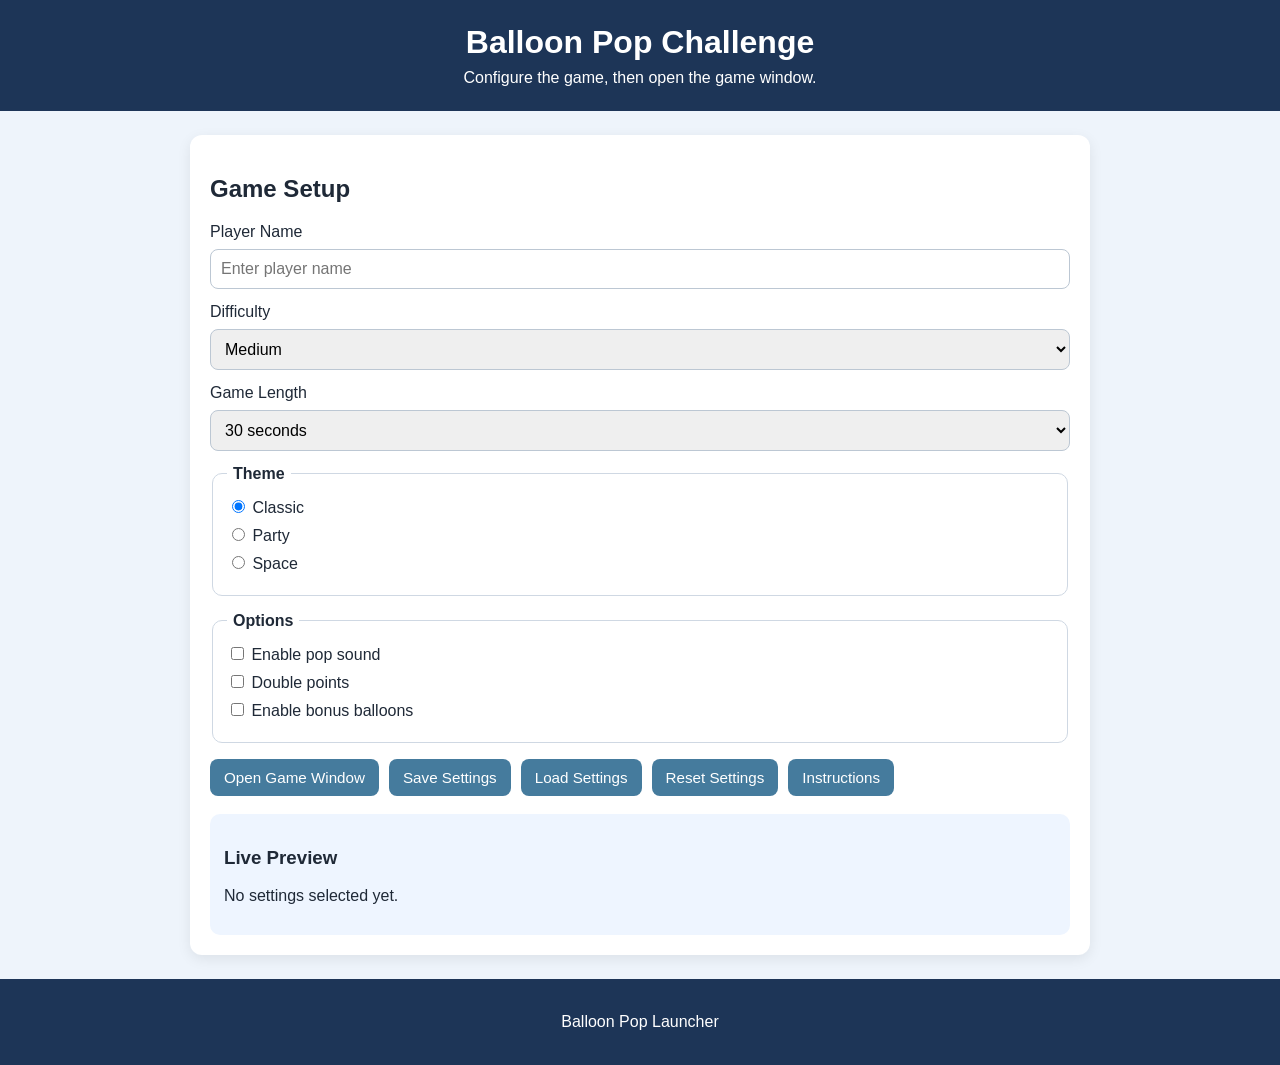
<file: index.html>
<!doctype html>
<html lang="en">
  <head>
    <meta charset="UTF-8" />
    <meta name="viewport" content="width=device-width, initial-scale=1.0" />
    <title>Balloon Pop Launcher</title>
    <link rel="stylesheet" href="styles.css" />
  </head>
  <body>
    <header class="page-header">
      <h1>Balloon Pop Challenge</h1>
      <p>Configure the game, then open the game window.</p>
    </header>

    <main class="container">
      <section class="card">
        <h2>Game Setup</h2>

        <form id="setupForm">
          <div class="form-row">
            <label for="playerName">Player Name</label>
            <input
              onkeyup="livePreview()"
              type="text"
              id="playerName"
              name="playerName"
              maxlength="20"
              placeholder="Enter player name"
            />
          </div>

          <div class="form-row">
            <label for="difficulty">Difficulty</label>
            <select id="difficulty" name="difficulty" onchange="livePreview()">
              <option value="easy">Easy</option>
              <option value="medium" selected>Medium</option>
              <option value="hard">Hard</option>
            </select>
          </div>

          <div class="form-row">
            <label for="gameLength">Game Length</label>
            <select id="gameLength" name="gameLength" onchange="livePreview()">
              <option value="20">20 seconds</option>
              <option value="30" selected>30 seconds</option>
              <option value="45">45 seconds</option>
            </select>
          </div>

          <fieldset>
            <legend>Theme</legend>

            <label class="option-line">
              <input
                type="radio"
                name="theme"
                value="classic"
                checked
                onclick="livePreview()"
              />
              Classic
            </label>

            <label class="option-line">
              <input
                type="radio"
                name="theme"
                value="party"
                onclick="livePreview()"
              />
              Party
            </label>

            <label class="option-line">
              <input
                type="radio"
                name="theme"
                value="space"
                onclick="livePreview()"
              />
              Space
            </label>
          </fieldset>

          <fieldset>
            <legend>Options</legend>

            <label class="option-line">
              <input
                type="checkbox"
                id="soundEnabled"
                onclick="livePreview()"
              />
              Enable pop sound
            </label>

            <label class="option-line">
              <input
                type="checkbox"
                id="doublePoints"
                onclick="livePreview()"
              />
              Double points
            </label>

            <label class="option-line">
              <input
                type="checkbox"
                id="bonusBalloons"
                onclick="livePreview()"
              />
              Enable bonus balloons
            </label>
          </fieldset>

          <div class="button-row">
            <!-- Added a gameTheme() -->
            <button type="button" id="openGameBtn" onclick="openGame(), gameTheme()">
              Open Game Window
            </button>
            <button type="button" id="saveSettingsBtn" onclick="saveSettings()">
              Save Settings
            </button>
            <button type="button" id="loadSettingsBtn" onclick="loadSettings()">
              Load Settings
            </button>
            <button
              type="button"
              id="resetSettingsBtn"
              onclick="resetSettings()"
            >
              Reset Settings
            </button>
            <button
              type="button"
              onclick="window.location.href = 'instructions.html'"
            >
              Instructions
            </button>
          </div>
        </form>

        <div class="preview-box">
          <h3>Live Preview</h3>
          <p id="previewText">No settings selected yet.</p>
        </div>
      </section>
    </main>

    <footer class="page-footer">
      <p>Balloon Pop Launcher</p>
    </footer>

    <script src="launcher.js"></script>
  </body>
</html>
</file>
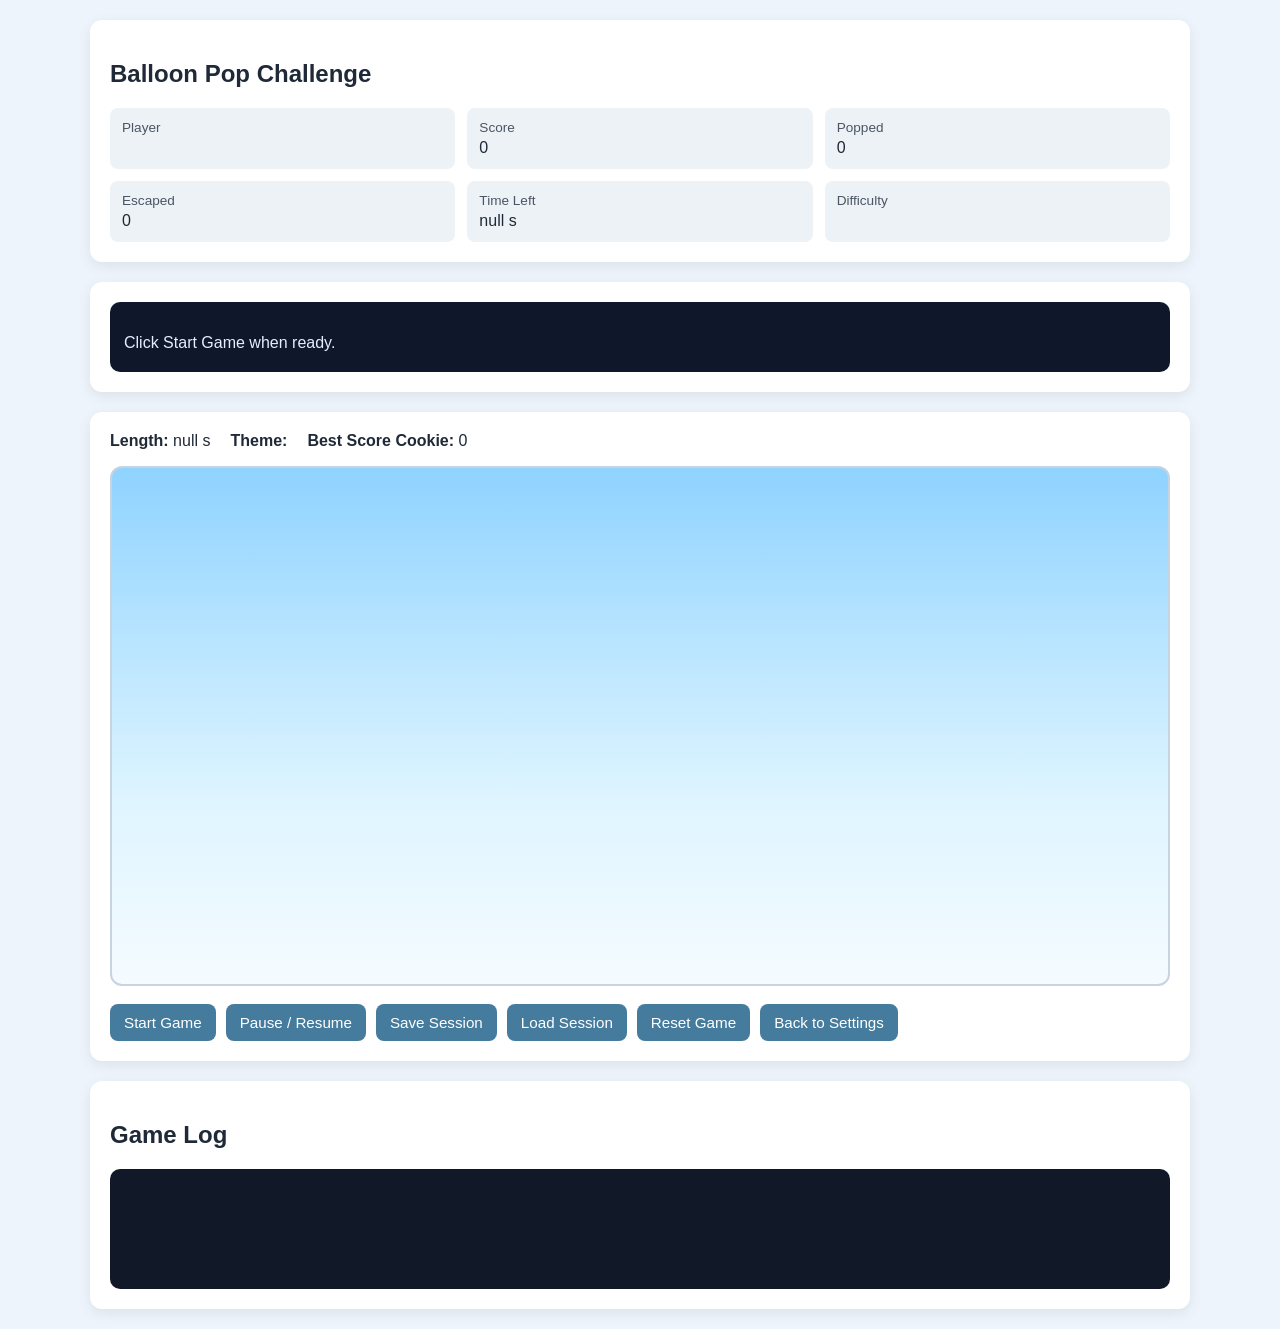
<file: game.html>
<!doctype html>
<html lang="en">
  <head>
    <meta charset="UTF-8" />
    <meta name="viewport" content="width=device-width, initial-scale=1.0" />
    <title>Balloon Pop Game</title>
    <link rel="stylesheet" href="styles.css" />
  </head>
  <body>
    <main class="game-window-wrap">
      <section class="card">
        <h1>Balloon Pop Challenge</h1>

        <!-- Change 6: Moved the buttons from her to the game area -->

        <div class="stats-grid game-stats-grid">
          <div class="stat-box">
            <span class="label">Player</span>
            <span id="displayPlayer">-</span>
          </div>
          <div class="stat-box">
            <span class="label">Score</span>
            <span id="displayScore">0</span>
          </div>
          <div class="stat-box">
            <span class="label">Popped</span>
            <span id="displayPopped">0</span>
          </div>
          <div class="stat-box">
            <span class="label">Escaped</span>
            <span id="displayEscaped">0</span>
          </div>
          <div class="stat-box">
            <span class="label">Time Left</span>
            <span id="displayTimeLeft">0 s</span>
          </div>
          <div class="stat-box">
            <span class="label">Difficulty</span>
            <span id="displayDifficulty">-</span>
          </div>
        </div>
      </section>

      <section class="card">
        <div id="messageArea" class="message-area">
          Click Start Game when ready.
        </div>
      </section>

      <section class="card">
        <div id="boardInfo" class="board-info">
          <span
            ><strong>Length:</strong>
            <span id="displayGameLength">-</span></span
          >
          <span><strong>Theme:</strong> <span id="displayTheme">-</span></span>
          <span
            ><strong>Best Score Cookie:</strong>
            <span id="displayBestScore">0</span></span
          >
        </div>

        
        <div id="skyArea" class="sky-area"></div><br>
        <!-- Change 6: Moved the control buttons closer to the game area -->
        <div class="button-row">
          <button id="startBtn" type="button" onclick="startGame()">
            Start Game
          </button>
          <button id="pauseBtn" type="button" onclick="pauseResume()">
            Pause / Resume
          </button>
          <button id="saveBtn" type="button" onclick="saveSession()">Save Session</button>
          <button id="loadBtn" type="button" onclick="loadSession()">Load Session</button>
          <button id="resetBtn" type="button" onclick="resetGame()"">Reset Game</button>
          <button id="backBtn" type="button" onclick="backButton()">Back to Settings</button>
        </div>
        <!-- END OF CHANGE 6 -->

      </section>

      <section class="card">
        <h2>Game Log</h2>
        <div id="logArea" class="log-area"></div>
      </section>
    </main>

    <script src="game.js"></script>
  </body>
</html>
</file>
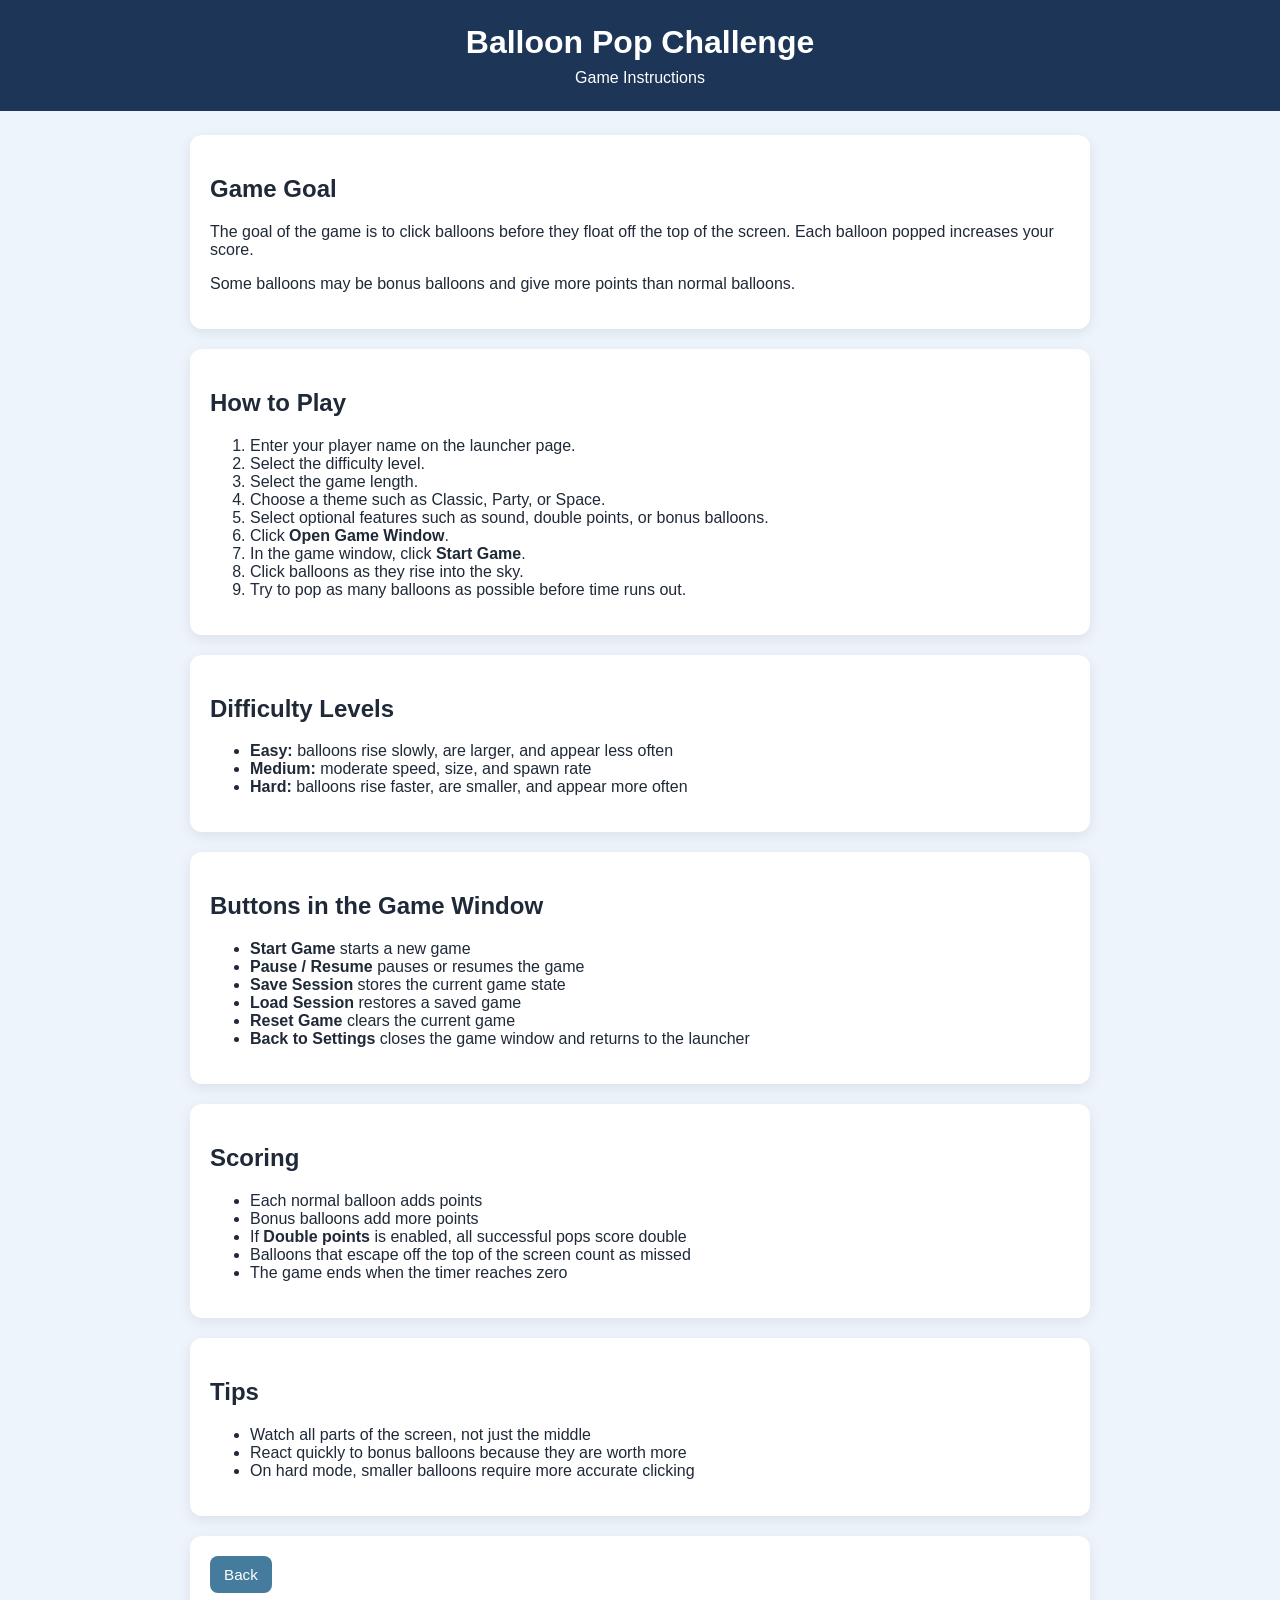
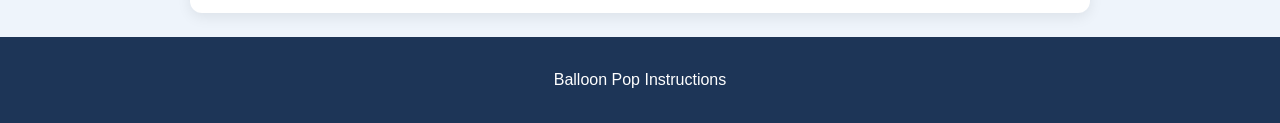
<file: instructions.html>
<!doctype html>
<html lang="en">
  <head>
    <meta charset="UTF-8" />
    <meta name="viewport" content="width=device-width, initial-scale=1.0" />
    <title>Balloon Pop Instructions</title>
    <link rel="stylesheet" href="styles.css" />
  </head>
  <body>
    <header class="page-header">
      <h1>Balloon Pop Challenge</h1>
      <p>Game Instructions</p>
    </header>

    <main class="container">
      <section class="card">
        <h2>Game Goal</h2>
        <p>
          The goal of the game is to click balloons before they float off the
          top of the screen. Each balloon popped increases your score.
        </p>
        <p>
          Some balloons may be bonus balloons and give more points than normal
          balloons.
        </p>
      </section>

      <section class="card">
        <h2>How to Play</h2>
        <ol>
          <li>Enter your player name on the launcher page.</li>
          <li>Select the difficulty level.</li>
          <li>Select the game length.</li>
          <li>Choose a theme such as Classic, Party, or Space.</li>
          <li>
            Select optional features such as sound, double points, or bonus
            balloons.
          </li>
          <li>Click <strong>Open Game Window</strong>.</li>
          <li>In the game window, click <strong>Start Game</strong>.</li>
          <li>Click balloons as they rise into the sky.</li>
          <li>Try to pop as many balloons as possible before time runs out.</li>
        </ol>
      </section>

      <section class="card">
        <h2>Difficulty Levels</h2>
        <ul>
          <li>
            <strong>Easy:</strong> balloons rise slowly, are larger, and appear
            less often
          </li>
          <li><strong>Medium:</strong> moderate speed, size, and spawn rate</li>
          <li>
            <strong>Hard:</strong> balloons rise faster, are smaller, and appear
            more often
          </li>
        </ul>
      </section>

      <section class="card">
        <h2>Buttons in the Game Window</h2>
        <ul>
          <li><strong>Start Game</strong> starts a new game</li>
          <li><strong>Pause / Resume</strong> pauses or resumes the game</li>
          <li><strong>Save Session</strong> stores the current game state</li>
          <li><strong>Load Session</strong> restores a saved game</li>
          <li><strong>Reset Game</strong> clears the current game</li>
          <li>
            <strong>Back to Settings</strong> closes the game window and returns
            to the launcher
          </li>
        </ul>
      </section>

      <section class="card">
        <h2>Scoring</h2>
        <ul>
          <li>Each normal balloon adds points</li>
          <li>Bonus balloons add more points</li>
          <li>
            If <strong>Double points</strong> is enabled, all successful pops
            score double
          </li>
          <li>
            Balloons that escape off the top of the screen count as missed
          </li>
          <li>The game ends when the timer reaches zero</li>
        </ul>
      </section>

      <section class="card">
        <h2>Tips</h2>
        <ul>
          <li>Watch all parts of the screen, not just the middle</li>
          <li>React quickly to bonus balloons because they are worth more</li>
          <li>On hard mode, smaller balloons require more accurate clicking</li>
        </ul>
      </section>

      <section class="card">
        <div class="button-row">
          <button type="button" onclick="window.location.href = 'index.html'">
            Back
          </button>
        </div>
      </section>
    </main>

    <footer class="page-footer">
      <p>Balloon Pop Instructions</p>
    </footer>
  </body>
</html>
</file>
<file: styles.css>
* {
    box-sizing: border-box;
}

body {
    margin: 0;
    font-family: Arial, Helvetica, sans-serif;
    background-color: #eef4fb;
    color: #1f2937;
}

.page-header {
    text-align: center;
    background-color: #1d3557;
    color: white;
    padding: 24px 16px;
}

.page-header h1 {
    margin: 0 0 8px 0;
}

.page-header p {
    margin: 0;
}

.container {
    width: min(900px, 95%);
    margin: 24px auto;
}

.game-window-wrap {
    width: min(1100px, 96%);
    margin: 20px auto;
}

.card {
    background-color: white;
    border-radius: 12px;
    padding: 20px;
    margin-bottom: 20px;
    box-shadow: 0 4px 14px rgba(0, 0, 0, 0.08);
}

.form-row {
    display: grid;
    gap: 8px;
    margin-bottom: 14px;
}

.form-row input,
.form-row select {
    padding: 10px;
    border: 1px solid #bcc7d3;
    border-radius: 8px;
    font-size: 1rem;
}

fieldset {
    border: 1px solid #cfd8e3;
    border-radius: 10px;
    margin-bottom: 16px;
    padding: 14px;
}

legend {
    font-weight: bold;
    padding: 0 6px;
}

.option-line {
    display: block;
    margin-bottom: 8px;
}

.button-row {
    display: flex;
    flex-wrap: wrap;
    gap: 10px;
}

button {
    padding: 10px 14px;
    border: none;
    border-radius: 8px;
    background-color: #457b9d;
    color: white;
    cursor: pointer;
    font-size: 0.95rem;
}

button:hover {
    background-color: #355f79;
}

.preview-box {
    margin-top: 18px;
    background-color: #eef5ff;
    border-radius: 10px;
    padding: 14px;
}

.stats-grid {
    display: grid;
    gap: 12px;
}

.game-stats-grid {
    grid-template-columns: repeat(3, 1fr);
}

.stat-box {
    background-color: #edf2f7;
    border-radius: 8px;
    padding: 12px;
}

.label {
    display: block;
    font-size: 0.85rem;
    color: #4b5563;
    margin-bottom: 4px;
}

.board-info {
    display: flex;
    flex-wrap: wrap;
    gap: 20px;
    margin-bottom: 16px;
}

.sky-area {
    position: relative;
    width: 100%;
    height: 520px;
    border: 2px solid #c7d3e0;
    border-radius: 12px;
    overflow: hidden;
    background: linear-gradient(to bottom, #8fd3ff 0%, #dff5ff 65%, #f5fbff 100%);
}

/* Change 7: Added different theme classes styling for the game area */
.sky-area.classic {
    background: linear-gradient(to bottom, #8fd3ff 0%, #dff5ff 65%, #f5fbff 100%);
}

.sky-area.party {
    background: linear-gradient(to bottom, #fbc7ff 0%, #fcd9ff 65%, #fceeff 100%);
}

.sky-area.space {
    background: linear-gradient(to bottom, #abf0ea 0%, #49cfc8 65%, #1eaea2 100%);
}
/* - END OF CHANGE 7 */

.balloon {
    position: absolute;
    width: 70px;
    height: 90px;
    border-radius: 50% 50% 45% 45%;
    cursor: pointer;
    border: 2px solid rgba(0, 0, 0, 0.12);
    display: flex;
    align-items: center;
    justify-content: center;
    color: white;
    font-weight: bold;
    user-select: none;
    font-size: 1rem;
    padding: 0;
    text-align: center;
    line-height: 1;
}

.balloon::after {
    content: "";
    position: absolute;
    bottom: -30px;
    left: 50%;
    width: 2px;
    height: 30px;
    background: #666;
    transform: translateX(-50%);
}

.balloon.bonus {
    box-shadow: 0 0 0 4px rgba(255, 215, 0, 0.35);
}

.balloon.classic {
    background: #ef4444;
}

.balloon.party {
    background: #8b5cf6;
}

.balloon.space {
    background: #0f766e;
}

.balloon.pop-animation {
    transform: scale(1.2);
    opacity: 0;
    transition: transform 0.15s ease, opacity 0.15s ease;
}

.message-area {
    min-height: 70px;
    background: #0f172a;
    color: #e5eefc;
    border-radius: 10px;
    padding: 14px;
    white-space: pre-line;
}

.log-area {
    min-height: 120px;
    max-height: 240px;
    overflow-y: auto;
    background: #111827;
    color: #f9fafb;
    border-radius: 10px;
    padding: 14px;
    white-space: pre-line;
}

.log-entry {
    border-bottom: 1px solid rgba(255, 255, 255, 0.12);
    padding-bottom: 8px;
    margin-bottom: 8px;
}

.page-footer {
    text-align: center;
    padding: 18px;
    background-color: #1d3557;
    color: white;
    margin-top: 24px;
}

.game-over{
    font-size: 100px;
    color: red;
    font-weight: bold;
    text-align: center;
    padding-top: 100px;
}

.new-best-score {
    font-size: 80px;
    color: gold;
    font-weight: bold;
    text-align: center;
    padding-top: 100px;
}

@media (max-width: 800px) {
    .game-stats-grid {
        grid-template-columns: 1fr;
    }

    .sky-area {
        height: 420px;
    }

    .balloon {
        width: 52px;
        height: 68px;
        font-size: 0.9rem;
    }
}
</file>
